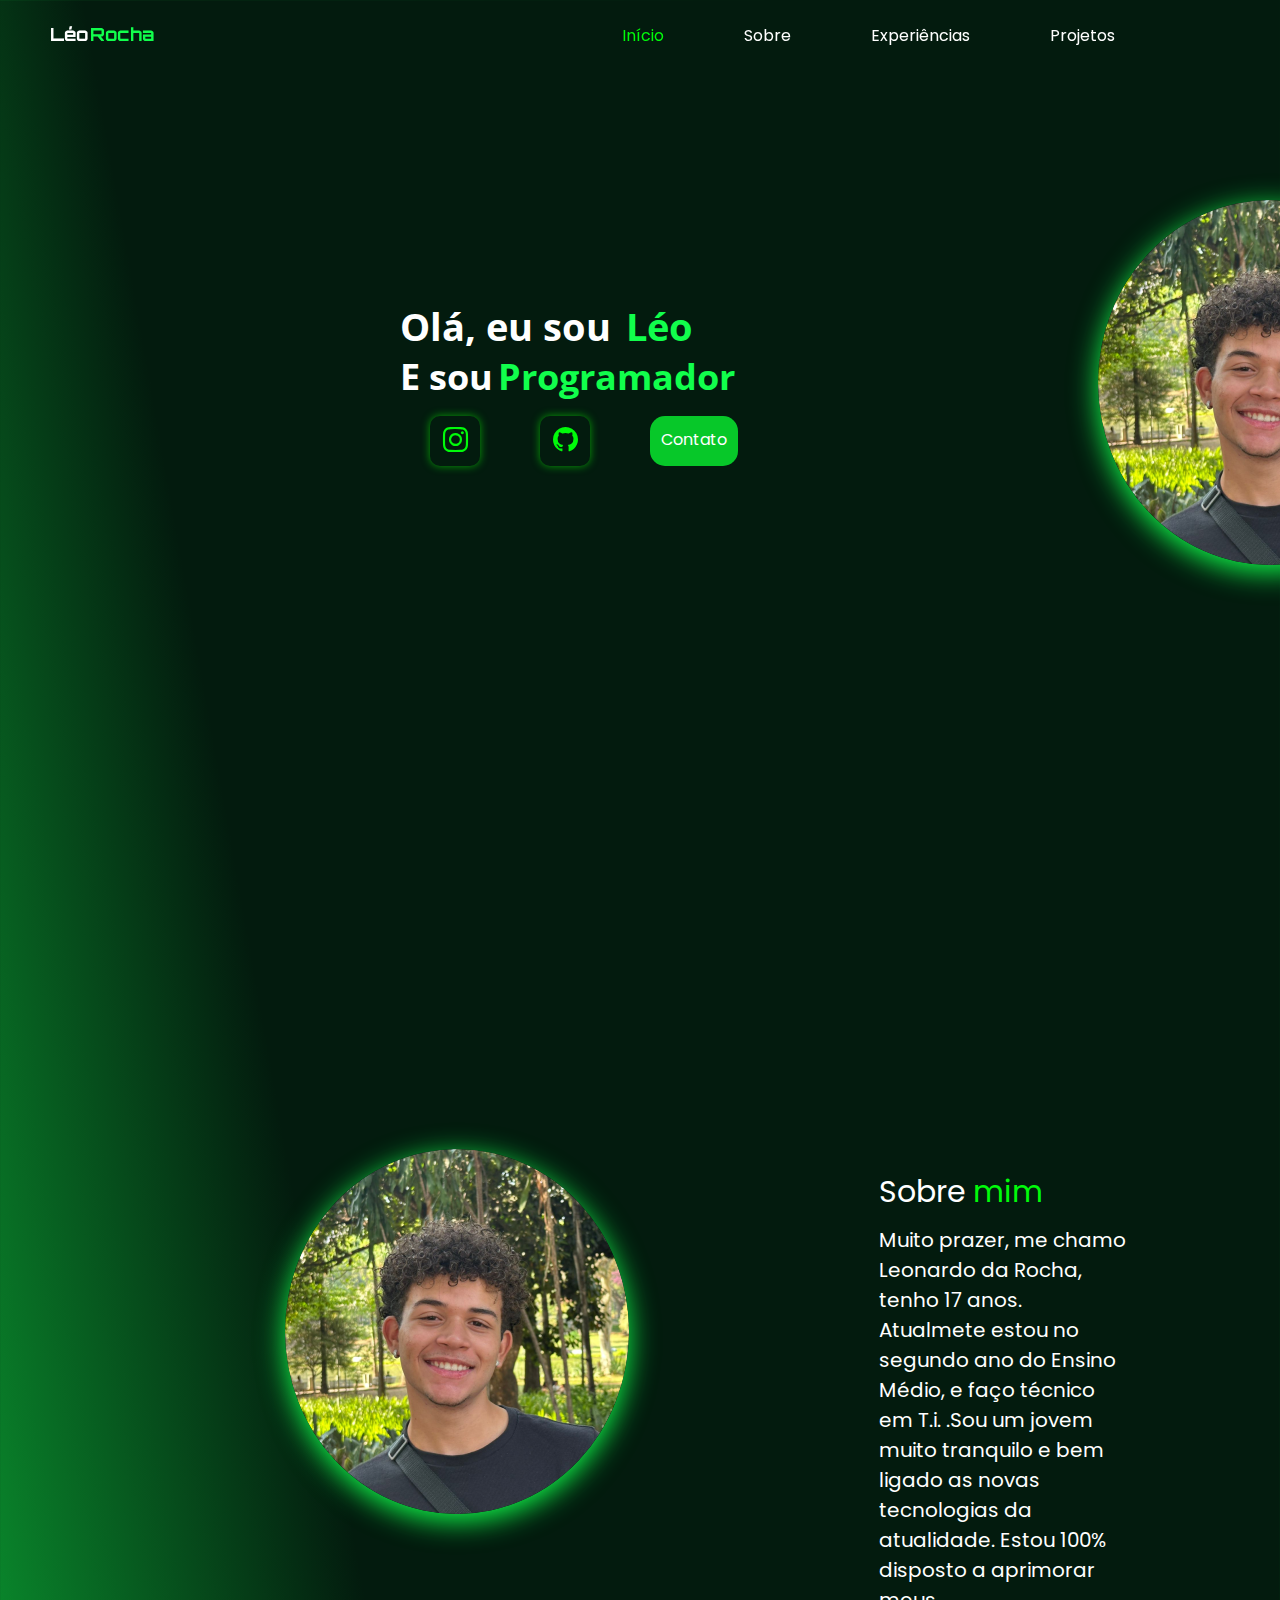
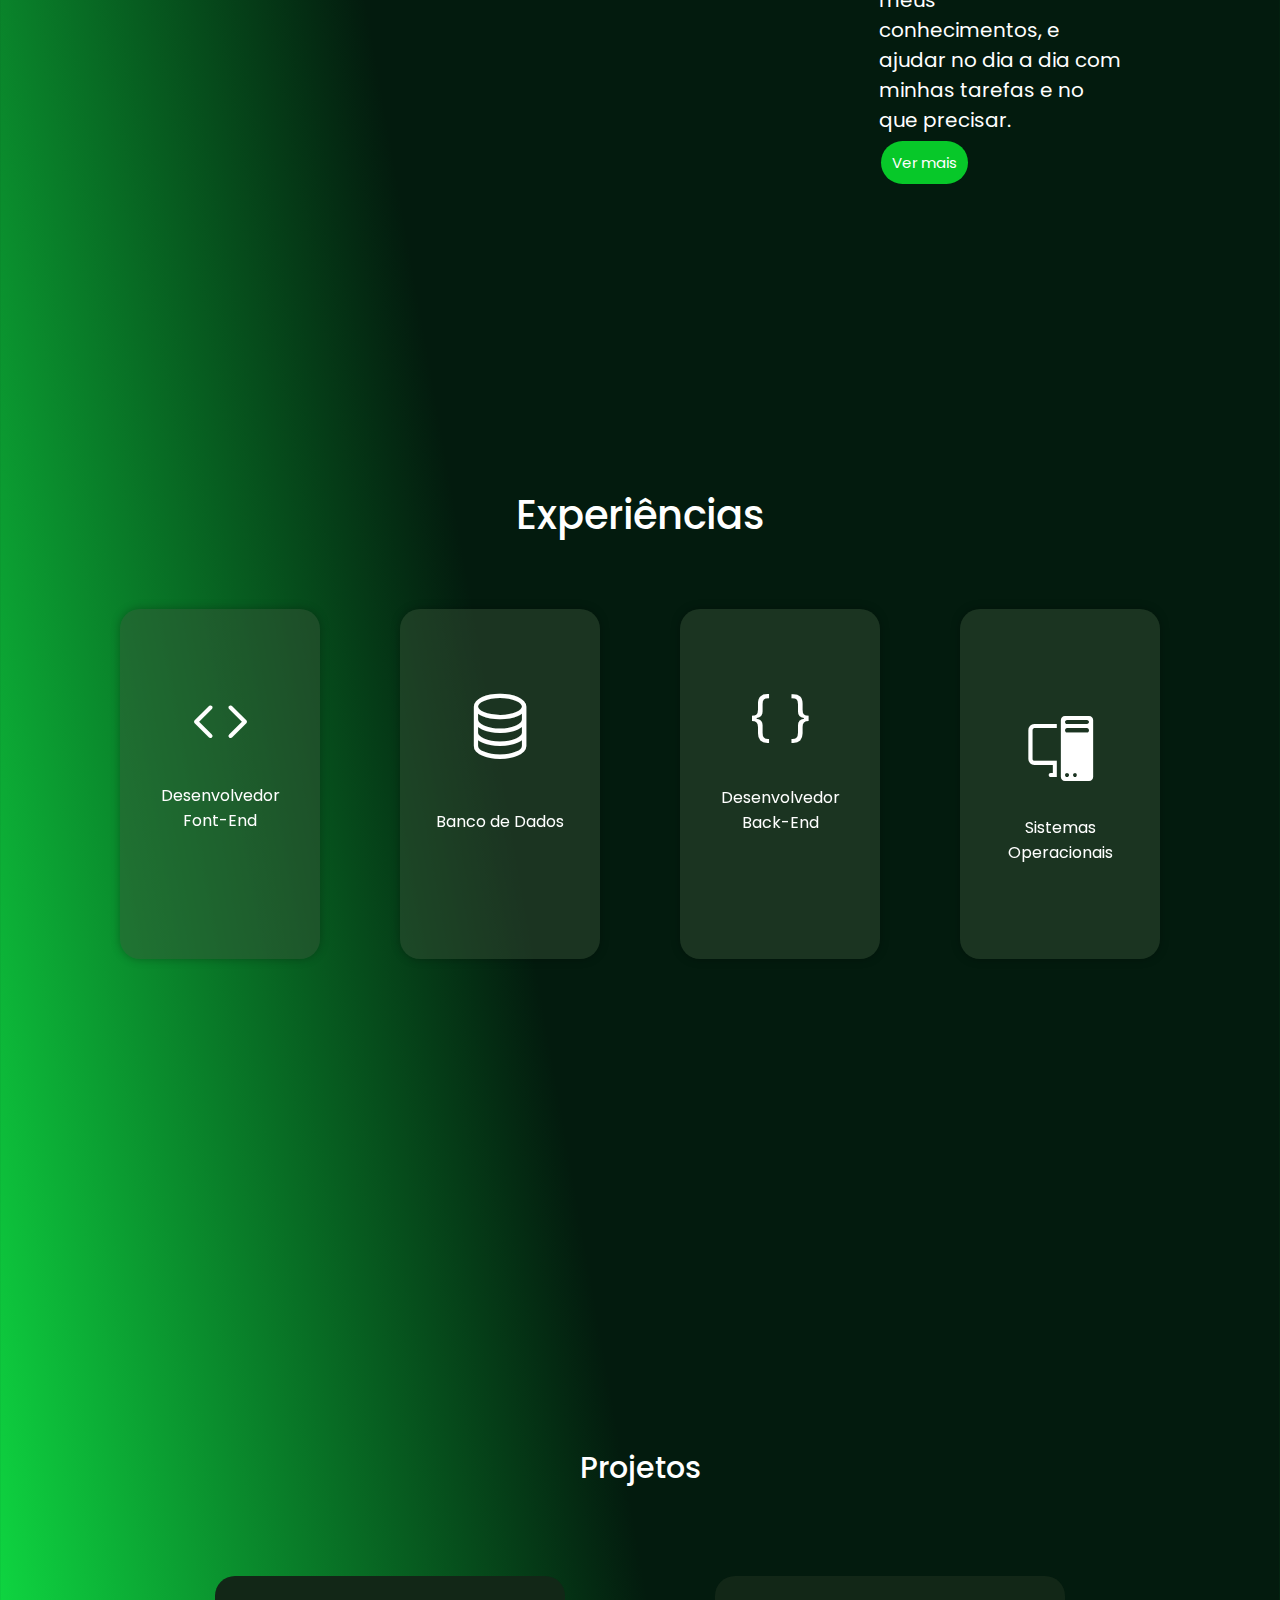
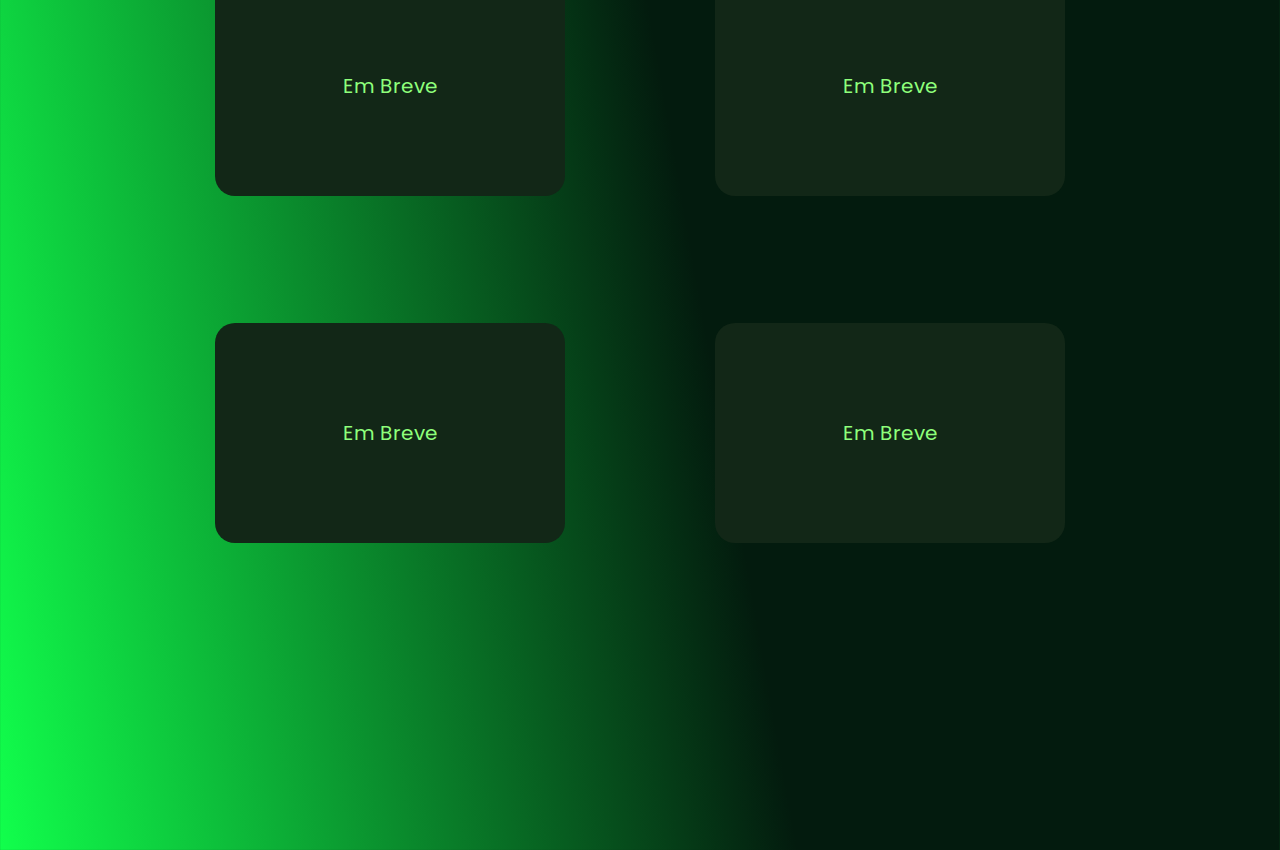
<file: index.html>
<!DOCTYPE html>
<html lang="en">

<head>
    <meta charset="UTF-8">
    <meta name="viewport" content="width=device-width, initial-scale=1.0">
    <title>Document</title>
    <link rel="preconnect" href="https://fonts.googleapis.com">
    <link rel="preconnect" href="https://fonts.gstatic.com" crossorigin>
    <link href="https://fonts.googleapis.com/css2?family=Orbitron:wght@400..900&display=swap" rel="stylesheet">
    <link rel="preconnect" href="https://fonts.googleapis.com">
    <link rel="preconnect" href="https://fonts.gstatic.com" crossorigin>
    <link
        href="https://fonts.googleapis.com/css2?family=Orbitron:wght@400..900&family=Poppins:ital,wght@0,100;0,200;0,300;0,400;0,500;0,600;0,700;0,800;0,900;1,100;1,200;1,300;1,400;1,500;1,600;1,700;1,800;1,900&display=swap"
        rel="stylesheet">
    <link rel="preconnect" href="https://fonts.googleapis.com">
    <link rel="preconnect" href="https://fonts.gstatic.com" crossorigin>
    <link
        href="https://fonts.googleapis.com/css2?family=Open+Sans:ital,wght@0,300..800;1,300..800&family=Orbitron:wght@400..900&family=Poppins:ital,wght@0,100;0,200;0,300;0,400;0,500;0,600;0,700;0,800;0,900;1,100;1,200;1,300;1,400;1,500;1,600;1,700;1,800;1,900&display=swap"
        rel="stylesheet">
    <link rel="stylesheet" href="style.css">
    <link rel="stylesheet" href="https://cdn.jsdelivr.net/npm/bootstrap-icons@1.11.3/font/bootstrap-icons.min.css">
</head>

<body>
    <nav class="nav">
        <div id="logo">Léo<span class="rocha">Rocha</span>
        </div>

        <div id="barra-inicio">
            <div id="inicio"> <a href="#primeira_pagina"> Início </a></div>
            <div id="sobre"><a href="#vazio">Sobre</a></div>
            <div id="experiencias"><a href="#terceira_pagina">Experiências</a></div>
            <div id="projetos"><a href="#quarta-pagina">Projetos</a></div>
        </div>

        <div id="contato-dark">
            <div id="contato"><a href="contato.html">Contato</a></div>
            <div id="barra">|</div>
            <div id="darkmode"><a href=""></a>*</div>
        </div>
    </nav>

    <main>


        <div id="primeira_pagina">
            <div id="leo-programador">
                <div id="ola-sou-leo">
                    Olá, eu sou <span class="rocha">Léo</span>
                </div>

                <div id="e-sou-programador">
                    E sou <span class="rocha">Programador</span>
                </div>

                <div id="btn-social">
                    <a href="https://www.instagram.com/euleorp/" class="redes-sociais linkedin">
                        <i class="bi bi-instagram"></i>
                    </a>

                    <a href="https://github.com/lElEo07" class="redes-sociais github">
                        <i class="bi bi-github"></i>
                    </a>

                    <a id="curriculo" href="">Contato</a>
                </div>
            </div>

            <div id="fotoleo"><img src="fotoleo.png" alt=""></div>
        </div>

        <div id="segunda_pagina">
            <div id="vazio">vazio</div>
            <div id="segunda_foto"><img src="fotoleo.png " alt=""></div>

            <div id="sobre-mim">Sobre <span id="mim">mim</span>

                <div id="texto-sm">Muito prazer, me chamo Leonardo da Rocha, tenho 17 anos. <br>Atualmete estou no
                    segundo ano do Ensino Médio, e faço técnico <br>em T.i. .Sou um jovem muito tranquilo e bem ligado
                    as novas <br>tecnologias da atualidade. Estou 100% disposto a aprimorar meus <br>conhecimentos, e
                    ajudar no dia a dia com minhas tarefas e no <br>que precisar.</div>

                <a id="ver-mais" href="file:///D:/L%C3%A9o/Curr%C3%ADculo%20-%20Leonardo%20da%20Rocha%20Paulino.pdf">Ver
                    mais</a>
            </div>
        </div>

        <div id="terceira_pagina">

            <div id="experiencia">Experiências</div>

            <div id="cartas">

                <div class="container">
                    <div class="flip">
                        <div class="frente">

                            <div id="icon-front">
                                <i class="bi bi-code"></i>
                            </div>

                            <div id="titulo-front"> Desenvolvedor <br> Font-End</div>


                        </div>

                        <div class="tras">
                            <div id="texto-front"> Aprendizado refazendo grandes sites famosos, utilizando HTML, CSS,
                                JAVASCRIPT em outros <br> tipos de framework. </div>


                        </div>
                    </div>
                </div>

                <div class="container">
                    <div class="flip">
                        <div class="frente">

                            <div id="icone-bd"><i class="bi bi-database"></i></div>

                            <div id="titulo-bd"> Banco de Dados</div>

                        </div>

                        <div class="tras">
                            <div id="texto-front">Lorem ipsum dolor sit amet consectetur adipisicing elit. Ullam enim
                                vel laboriosam sit, consequatur facilis. </div>

                        </div>
                    </div>
                </div>

                <div class="container">
                    <div class="flip">
                        <div class="frente">

                            <div id="icone-back"> <i class="bi bi-braces"></i></div>

                            <div id="titulo-back"> Desenvolvedor <br>Back-End</div>

                        </div>

                        <div class="tras">

                            <div id="texto-front">Lorem ipsum dolor sit amet consectetur adipisicing elit. Ullam enim
                                vel laboriosam sit, consequatur facilis. </div>
                        </div>
                    </div>
                </div>

                <div class="container">
                    <div class="flip">
                        <div class="frente">

                            <div id="icone-so"><i class="bi bi-pc-display"></i></div>


                            Sistemas <br>Operacionais

                        </div>

                        <div class="tras">
                            <div id="texto-front">Lorem ipsum dolor sit amet consectetur adipisicing elit. Ullam enim
                                vel laboriosam sit, consequatur facilis. </div>

                        </div>
                    </div>
                </div>

            </div>

        </div>

        <div id="quarta-pagina">
            <div id="tudo-quarta">
                <div id="Projetos">Projetos</div>

                <div id="todos-projetos">
                
                <div id="projetosQP">
                    <a href="">
                        <div id="projeto1">
                            Em Breve
                        </div>
                    </a>

                    <a href="">
                        <div id="projeto2">
                            Em Breve
                        </div>
                    </a>
                </div>

                <div id="projetosQP2">
                    <a href="">
                        <div id="projeto3">
                            Em Breve
                        </div>
                    </a>

                    <a href="">
                        <div id="projeto4">
                            Em Breve
                        </div>
                    </a>

                </div>

                </div>






            </div>
        </div>

    </main>
</body>

</html>
</file>
<file: style.css>
* {
    padding: 0;
    margin: 0;
    box-sizing: border-box;
}

body {
    height: 450vh;
    /* background-color: #031b0e; */
    background-image: linear-gradient(-100deg, #031b0e 0%, #031b0e 60%, #11ff4c 100%);

}

html {
    scroll-behavior: smooth;
}

.rocha {
    color: #11FF4C;
    margin-left: 1.5%;
}

.nav {
    display: flex;
    color: white;
    justify-content: space-around;
    margin-top: 23px;
    font-family: "Poppins", sans-serif;
    position: fixed;
    top: 0;

}

#logo {
    margin-left: 50px;

}

#inicio a {
    color: #00FB0A;
}

#inicio {
    transition: .4s;
}

#sobre {
    transition: .4s;
}

#experiencias {
    transition: .4s;
}

#projetos {
    transition: .4s;
}

#contato {
    transition: .4s;
}




#inicio:hover {
    transition: .3s;
    letter-spacing: 1px;
}

#sobre:hover {
    transition: .3s;
    letter-spacing: 1px;
}

#experiencias:hover {
    transition: .3s;
    letter-spacing: 1px;
}

#projetos:hover {
    transition: .3s;
    letter-spacing: 1px;
}

#contato:hover {
    transition: .3s;
    letter-spacing: 1px;
}



#contato {

    margin-left: 33px;
}

a {
    color: white;
    list-style: none;
    text-decoration: none;
}

#barra-inicio {
    display: flex;
    gap: 80px;
    padding-left: 70px;
    margin-left: 400px;
}

#contato-dark {
    display: flex;
    gap: 80px;
    margin-left: 300px;
}

#logo {
    font-family: "Orbitron", sans-serif;
    font-weight: 700;
    font-size: 18px;
}



#ola-sou-leo {
    color: white;
    font-family: "Open Sans", sans-serif;
    font-size: 38px;
    font-weight: bold;
}

#e-sou-programador {
    color: white;
    font-family: "Open Sans", sans-serif;
    font-size: 36px;
    font-weight: bold;
    display: flex;
}

#leo-programador {
    display: flex;
    flex-direction: column;
    margin-top: 300px;
    margin-left: 400px;
}

.redes-sociais {
    width: 50px;
    height: 50px;
    box-shadow: 0 0 8px #0aff0193;
    margin: 0 30px;
    font-size: 25px;
    display: flex;
    justify-content: center;
    align-items: center;
    border-radius: 10px;
    position: relative;
    overflow: hidden;


}



#btn-social {
    display: flex;
}

.redes-sociais:hover i {
    color: #fff;
    transform: scale(1.2);
}

.redes-sociais i {
    transition: .2s;
}

.linkedin {
    color: #00FB0A;
}

.github {
    color: #00FB0A;
}


.redes-sociais::before {
    content: "";
    width: 50px;
    height: 50px;
    border-radius: 10px;
    position: absolute;
    left: -100px;
    top: 100%;

}

span .i {
    z-index: 1;
}

.linkedin::before {
    background-color: #19db20;
}

.github::before {
    background-color: #00FB0A;
}

.redes-sociais:hover::before {
    animation: desloca .7s;
    left: 0;
    top: 0;
}

@keyframes desloca {
    0% {
        left: -100px;
        top: 100%;
    }

    50% {
        left: 15%;
        top: -25%;
    }

    100% {
        left: 0;
        top: 0;
    }
}

#btn-social {
    margin-top: 15px;
    margin-right: 10px;
}


#curriculo {
    font-family: "Poppins", sans-serif;
    border-radius: 15px;
    padding: 10px;
    font-weight: 400;
    border: 1px solid transparent;
    background-color: #09ee2fd2;
    transition: .3s ease;
    margin-left: 30px;
}

#curriculo:hover {
    border: 1px solid #06ff44;
    background-color: transparent;
    transition: .3s;
    letter-spacing: 1px;
}

#fotoleo {
    margin-top: 200px;
    margin-left: 350px;
}

#fotoleo img {
    box-shadow: #11FF4C 0px 7px 29px 0px;
    border-radius: 80%;

}


#primeira_pagina {
    display: flex;
}

#segunda_foto img {
    box-shadow: #11FF4C 0px 7px 29px 0px;
    border-radius: 80%;

}

#segunda_pagina {
    display: flex;
}

#segunda_foto {
    margin-left: 250px;
    margin-top: 580px;
}

#vazio {
    margin-top: 350px;
    color: #1df82400;
}

#sobre-mim {
    color: white;
    margin-top: 600px;
    margin-left: 250px;
    font-family: "Poppins", sans-serif;
    font-size: 30px;
}

#mim {
    color: #00FB0A;
}

#texto-sm {
    font-family: "Poppins", sans-serif;
    color: white;
    font-size: 20px;
    margin-top: 10px;
    margin-right: 150px;
}

#ver-mais {
    font-family: "Poppins", sans-serif;
    border-radius: 35px;
    padding: 10px;
    border: 1px solid transparent;
    background-color: #09ee2fd2;
    transition: .3s ease;
    margin-left: 2px;
    font-size: 15px;
    margin-top: 10px;
}

#ver-mais:hover {
    border: 1px solid #06ff44;
    background-color: transparent;
    transition: .3s;
    letter-spacing: 1px;
}

#terceira_pagina{
    display: flex;
    flex-direction: column;
    justify-content: center;
    align-items: center;
    margin-top: 150px;
}

#experiencia {
    color: white;
    font-family: "Poppins", sans-serif;
    font-weight: 450;
    font-size: 40px;
    margin-top: 12%;
    
}


.container {
    position: relative;
    width: 200px;
    height: 350px;

}

.container:hover .flip {
    transform: rotateY(180deg);
    box-shadow: 3px 3px 15px 5px #00FB0A;
    border-radius: 20px;
}

.flip {
    position: absolute;
    width: 100%;
    height: 100%;
    cursor: pointer;
    transform-style: preserve-3d;
    transition: .8s;
}

.frente,
.tras {
    position: absolute;
    width: 100%;
    height: 100%;
    border-radius: 20px;
    box-shadow: 0px 0px 10px #00000049;
    backface-visibility: hidden;
    display: flex;
    justify-content: center;
    align-items: center;
    padding: 5px;
}

.frente {
    background-color: #38533875;
    color: white;
    font-family: "Poppins", sans-serif;
    display: flex;
    justify-content: center;
    align-items: center;
    text-align: center;
    flex-direction: column;
}

.tras {
    background-color: #2727275d;
    transform: rotateY(180deg);

}




#capa-carta {
    display: flex;
    justify-content: center;
    align-items: center;
}

#titulo-carta {
    color: #000;
    font-size: 25px;
    font-family: "Poppins", sans-serif;
    display: flex;
    align-items: center;
    justify-content: center;
    font-weight: bold;
}

#cartas {
    display: flex;
    margin-top: 5%;
    gap: 80px;
}

#icone-bd {
    font-size: 70px;
    margin-bottom: 30px;
}

#titulo-bd {
    margin-bottom: 60px;
}

#icon-front {
    font-size: 65px;
    margin-bottom: 10px;
}

#titulo-front {
    margin-bottom: 60px;
}


#icone-back{
    font-size: 65px;
    margin-bottom: 15px;
}

#titulo-back{
    margin-bottom: 60px;
}

#icone-so{
    font-size: 65px;
    margin-bottom: 15px;
}

#texto-front{
    color: white;
    font-family: "Poppins", sans-serif;
    font-size: 14px;
    text-align: center  ;

}


#Projetos{
    color: white;
    font-family: "Poppins", sans-serif;
    font-weight: 450;
    font-size: 30px;
    display: flex;
    justify-content: center;
   

}

#projeto1{
    width: 350px;
    height: 220px;
    background-color: #122717;
    border-radius: 20px;
    color: #8EFF7B;
    font-family: "Poppins", sans-serif;
    font-size: 20px;
    display: flex;
    justify-content: center;
    align-items: center;


}

#projeto2{
    width: 350px;
    height: 220px;
    background-color: #122717;
    border-radius: 20px;
    color: #8EFF7B;
    font-family: "Poppins", sans-serif;
    font-size: 20px;
    display: flex;
    justify-content: center;
    align-items: center;
}


#projetosQP{
    display: flex;
    gap: 150px;
    margin-top: 5%;
    
}


#quarta-pagina{
    display: flex;
    flex-direction: column;
    justify-content: center;
    align-items: center;
    margin-top: 30%;
 
}

#tudo-quarta{
    margin-top: 8%;
}

#projeto3{
    width: 350px;
    height: 220px;
    background-color: #122717;
    border-radius: 20px;
    color: #8EFF7B;
    font-family: "Poppins", sans-serif;
    font-size: 20px;
    display: flex;
    justify-content: center;
    align-items: center;
}

#projeto4{
    width: 350px;
    height: 220px;
    background-color: #122717;
    border-radius: 20px;
    color: #8EFF7B;
    font-family: "Poppins", sans-serif;
    font-size: 20px;
    display: flex;
    justify-content: center;
    align-items: center;
}


#projetosQP2{
    display: flex;
    gap: 150px;
    margin-top: 15%;
}

#todos-projetos{
    margin-top: 10%;
}
</file>
